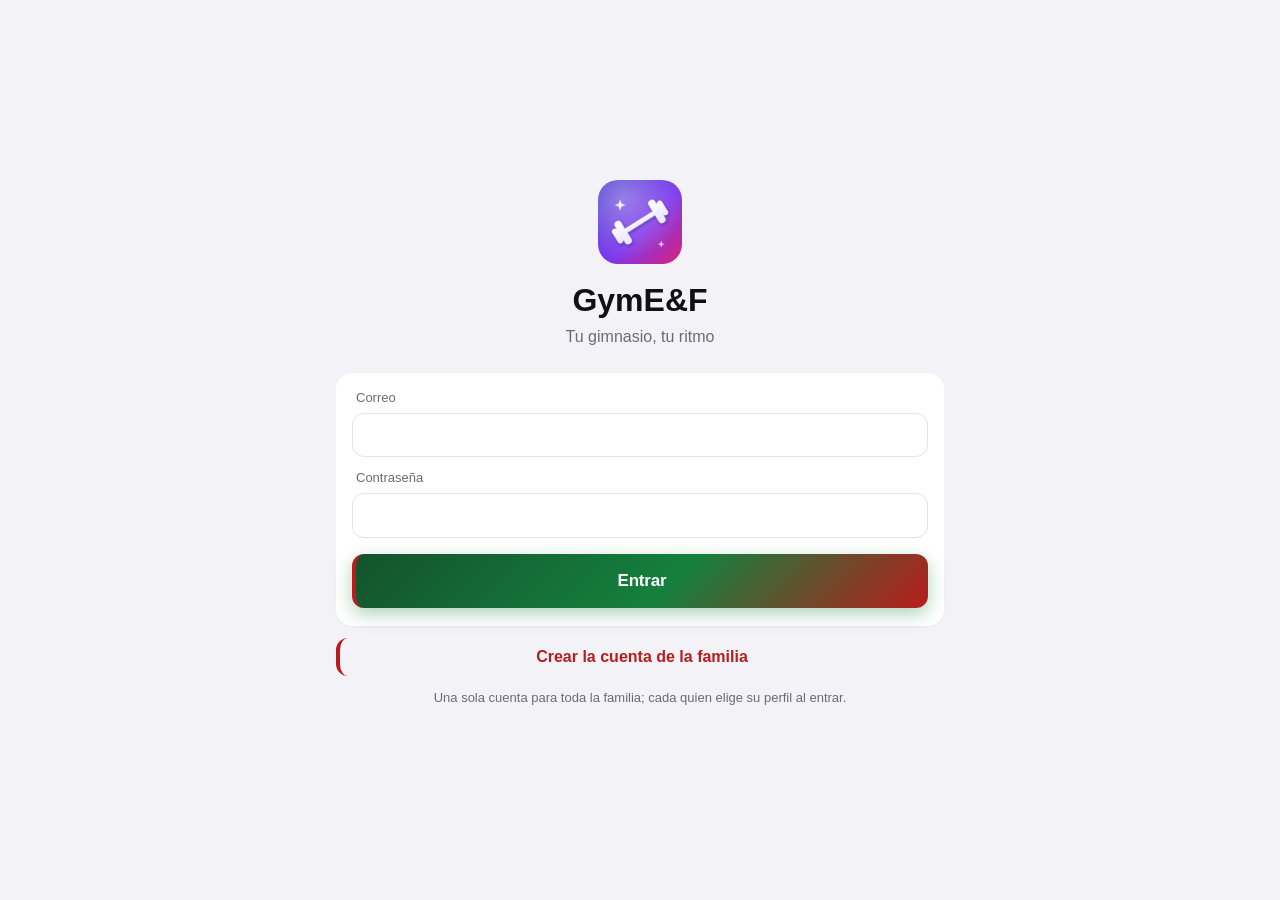
<file: web/index.html>
<!doctype html>
<html lang="es">
<head>
  <meta charset="utf-8" />
  <meta name="viewport" content="width=device-width, initial-scale=1, viewport-fit=cover" />
  <title>GymE&amp;F</title>
  <meta name="description" content="Rutinas, entrenamientos y progreso de GymE&F." />
  <!-- Un solo color para las barras del navegador, según el modo del perfil (no el del teléfono). -->
  <meta name="theme-color" content="#000000" />
  <meta name="color-scheme" content="light dark" />
  <meta name="apple-mobile-web-app-capable" content="yes" />
  <meta name="mobile-web-app-capable" content="yes" />
  <meta name="apple-mobile-web-app-status-bar-style" content="default" />
  <meta name="apple-mobile-web-app-title" content="GymE&amp;F" />
  <link rel="apple-touch-icon" href="icons/icon-180.png" />
  <link rel="icon" href="icons/icon-192.png" />
  <link rel="manifest" href="manifest.webmanifest" />
  <link rel="stylesheet" href="styles.css" />
  <script>
    // Modo claro/oscuro antes de pintar, para no ver un parpadeo (src/theme.js lo completa después).
    try {
      var a = JSON.parse(localStorage.getItem('gymef.appearance')) || {};
      var dark = a.mode === 'dark' || (a.mode !== 'light' && matchMedia('(prefers-color-scheme: dark)').matches);
      document.documentElement.dataset.mode = dark ? 'dark' : 'light';
      document.documentElement.style.colorScheme = dark ? 'dark' : 'light';
      document.querySelector('meta[name="theme-color"]').content = dark ? '#000000' : '#f2f2f7';
      if (a.text) document.documentElement.dataset.text = a.text;
    } catch (e) {}
    // El letrero obligatorio del plan gratis de Netlify va en su propia franja, sin tapar botones.
    if (/\.netlify\.app$/.test(location.hostname)) document.documentElement.classList.add('host-badge');
  </script>
  <script src="config.js"></script>
  <script src="vendor/supabase.js"></script>
  <script type="module" src="src/main.js"></script>
</head>
<body>
  <div id="app"></div>
  <noscript>GymE&amp;F necesita JavaScript.</noscript>
</body>
</html>
</file>
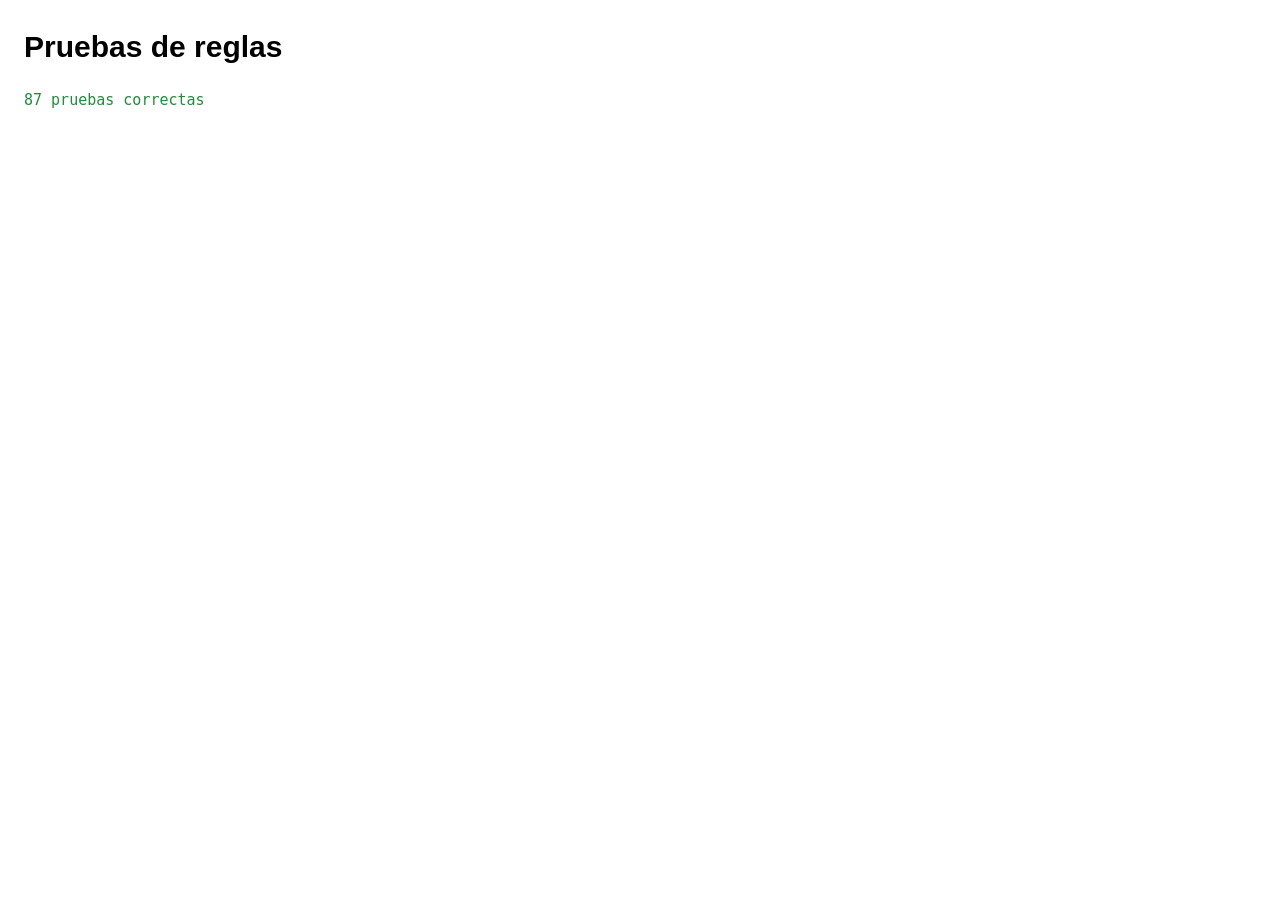
<file: web/tests/index.html>
<!doctype html>
<html lang="es">
<head>
  <meta charset="utf-8" />
  <meta name="viewport" content="width=device-width, initial-scale=1" />
  <title>Pruebas GymE&amp;F</title>
  <style>body { font: 15px/1.5 -apple-system, sans-serif; margin: 24px; } .ok { color: #248a3d; } .fail { color: #d70015; }</style>
</head>
<body>
  <h1>Pruebas de reglas</h1>
  <pre id="out">Ejecutando…</pre>
  <script type="module">
    import { run } from './domain.test.js';
    const { tests, failures } = run();
    const out = document.getElementById('out');
    out.className = failures.length ? 'fail' : 'ok';
    out.textContent = failures.length ? `${failures.length} de ${tests} fallaron:\n${failures.join('\n')}` : `${tests} pruebas correctas`;
  </script>
</body>
</html>
</file>
<file: web/styles.css>
:root {
  --bg: #f2f2f7;
  --card: #ffffff;
  --card-2: #f5f5fa;
  --text: #111114;
  --muted: #6b6b76;
  --line: #e3e3ea;
  --accent: #5856d6;
  --accent-soft: rgba(88, 86, 214, 0.09);
  --accent-text: #ffffff;
  --hero: linear-gradient(135deg, #4f46e5 0%, #7c3aed 55%, #c026d3 100%);
  --hero-glow: #7c3aed;
  --badge-lane: 0px;
  --danger: #d70015;
  --ok: #248a3d;
  --radius: 16px;
  --shadow: 0 1px 2px rgba(0, 0, 0, 0.04);
  color-scheme: light;
}
/* Modo oscuro: lo decide src/theme.js (automático, claro u oscuro por perfil). */
:root[data-mode="dark"] {
  --bg: #000000;
  --card: #1c1c1e;
  --card-2: #2c2c2e;
  --text: #f5f5f7;
  --muted: #98989f;
  --line: #38383a;
  --danger: #ff453a;
  --ok: #30d158;
  --shadow: none;
  color-scheme: dark;
}
/* Letra grande: toda la interfaz un 15 % más grande (pensado para quien ve menos). */
:root[data-text="large"] body { zoom: 1.15; }
:root[data-text="large"][data-mode="light"] { --muted: #4f4f58; }

/* touch-action: sin zoom al tocar dos veces (p. ej. +/− seguidos); pellizcar para ampliar sigue funcionando. */
* { box-sizing: border-box; -webkit-tap-highlight-color: transparent; touch-action: manipulation; }
html, body { margin: 0; background-color: var(--bg); color: var(--text); }
body {
  font: 16px/1.4 -apple-system, BlinkMacSystemFont, "SF Pro Text", "Segoe UI", Roboto, sans-serif;
  -webkit-font-smoothing: antialiased;
  overscroll-behavior-y: none;
}
button, input, select, textarea { font: inherit; color: inherit; }
a { color: var(--accent); text-decoration: none; }

#app { max-width: 640px; margin: 0 auto; min-height: 100vh; min-height: 100dvh; }

/* ---------- Estructura ---------- */
.page { padding: 0 16px calc(96px + env(safe-area-inset-bottom)); }
.page.with-dock { padding-bottom: calc(220px + env(safe-area-inset-bottom)); }
.topbar {
  position: sticky; top: 0; z-index: 20;
  display: flex; align-items: center; gap: 8px;
  margin: 0 -16px; padding: calc(10px + env(safe-area-inset-top)) 16px 10px;
  /* Opaco a propósito: Safari toma este color para su barra superior (si es translúcido usa el modo del teléfono). */
  background: var(--bg);
}
.topbar h1 { flex: 1; margin: 0; font-size: 17px; font-weight: 600; text-align: center; white-space: nowrap; overflow: hidden; text-overflow: ellipsis; }
.topbar .side { min-width: 72px; display: flex; }
.topbar .side.right { justify-content: flex-end; }
.large-title { font-size: 32px; font-weight: 700; margin: 4px 0 12px; letter-spacing: -0.02em; }
.back { background: none; border: 0; color: var(--accent); padding: 6px 0; font-size: 17px; cursor: pointer; display: flex; align-items: center; gap: 2px; }

.section-title { margin: 22px 4px 8px; font-size: 13px; font-weight: 600; text-transform: uppercase; letter-spacing: 0.04em; color: var(--muted); }
.card { background: var(--card); border-radius: var(--radius); padding: 16px; box-shadow: var(--shadow); }
.card + .card { margin-top: 12px; }
.card.accent { background: var(--accent-soft); }
.list { background: var(--card); border-radius: var(--radius); overflow: hidden; box-shadow: var(--shadow); }
.row {
  display: flex; align-items: center; gap: 12px; width: 100%;
  padding: 12px 16px; min-height: 52px; background: none; border: 0; text-align: left; cursor: pointer; color: var(--text);
}
.row + .row { border-top: 0.5px solid var(--line); }
.row .grow { flex: 1; min-width: 0; }
.row .title { font-weight: 500; }
.row .sub { font-size: 13px; color: var(--muted); margin-top: 2px; }
.row .chev { color: var(--muted); opacity: 0.6; }
.row .icon { width: 30px; height: 30px; border-radius: 8px; display: grid; place-items: center; background: var(--accent-soft); color: var(--accent); flex: none; font-size: 16px; }
.row.static { cursor: default; }
.muted { color: var(--muted); }
.small { font-size: 13px; }
.caps { font-size: 12px; font-weight: 600; letter-spacing: 0.05em; text-transform: uppercase; color: var(--muted); }
.big { font-size: 28px; font-weight: 700; letter-spacing: -0.01em; margin: 2px 0; }
.stack > * + * { margin-top: 12px; }
.hstack { display: flex; gap: 8px; align-items: center; }
.hstack.wrap { flex-wrap: wrap; }
.spacer { flex: 1; }
.center { text-align: center; }
.empty { text-align: center; color: var(--muted); padding: 28px 12px; }
.badge { display: inline-block; font-size: 12px; font-weight: 600; padding: 2px 8px; border-radius: 99px; background: var(--card-2); color: var(--muted); }
.badge.on { background: var(--accent-soft); color: var(--accent); }

/* ---------- Botones ---------- */
.btn {
  display: inline-flex; align-items: center; justify-content: center; gap: 6px;
  min-height: 44px; padding: 10px 16px; border-radius: 12px; border: 0; cursor: pointer;
  font-weight: 600; background: var(--card-2); color: var(--accent);
}
.btn.block { width: 100%; }
.btn.primary { background: var(--accent); color: var(--accent-text); }
.btn.danger { color: var(--danger); }
.btn.plain { background: none; padding: 8px 4px; min-height: 36px; }
.btn.big { min-height: 54px; font-size: 17px; }
.btn:disabled { opacity: 0.4; cursor: default; }
.btn:active:not(:disabled) { transform: scale(0.98); }
.icon-btn { background: none; border: 0; color: var(--accent); font-size: 22px; min-width: 44px; min-height: 44px; cursor: pointer; display: grid; place-items: center; }
.icon-btn:disabled { opacity: 0.3; }

/* ---------- Formularios ---------- */
.field { display: block; }
.field + .field { margin-top: 12px; }
.field > span { display: block; font-size: 13px; color: var(--muted); margin: 0 4px 6px; }
.input, select.input, textarea.input {
  width: 100%; min-height: 44px; padding: 10px 12px; border-radius: 12px;
  border: 1px solid var(--line); background: var(--card); outline: none; font-size: 16px;
}
.input:focus { border-color: var(--accent); }
textarea.input { min-height: 80px; resize: vertical; }
.check { display: flex; align-items: center; gap: 10px; min-height: 44px; }
.check input { width: 22px; height: 22px; accent-color: var(--accent); }
.grid2 { display: grid; grid-template-columns: 1fr 1fr; gap: 10px; }

/* Si no caben (letra o zoom grandes), pasan a otra fila en vez de esconderse a un lado. */
.segmented { display: flex; flex-wrap: wrap; background: var(--card-2); border-radius: 10px; padding: 2px; gap: 2px; }
.segmented button { flex: 1; border: 0; background: none; padding: 7px 6px; border-radius: 8px; font-size: 14px; font-weight: 500; cursor: pointer; white-space: nowrap; color: var(--text); }
.segmented button.on { background: var(--card); box-shadow: 0 1px 3px rgba(0, 0, 0, 0.12); }

.stepper { display: flex; align-items: center; gap: 10px; }
.stepper .input { text-align: center; font-size: 26px; font-weight: 600; font-variant-numeric: tabular-nums; min-height: 56px; background: var(--card-2); border-color: transparent; }
.stepper .step { flex: none; width: 56px; height: 56px; border-radius: 14px; border: 0; background: var(--accent-soft); color: var(--accent); font-size: 26px; font-weight: 600; cursor: pointer; }

/* ---------- Barra inferior ---------- */
.tabbar {
  position: fixed; left: 0; right: 0; bottom: 0; z-index: 30;
  display: flex; justify-content: center;
  background: var(--card); /* opaco: Safari pinta su barra inferior con este color */
  border-top: 0.5px solid var(--line);
  padding-bottom: env(safe-area-inset-bottom);
}
.tabbar nav { display: flex; width: 100%; max-width: 640px; }
.tabbar a { flex: 1; display: flex; flex-direction: column; align-items: center; gap: 2px; padding: 8px 0 6px; font-size: 11px; color: var(--muted); }
.tabbar a .ti { font-size: 21px; line-height: 1; }
.tabbar a.on { color: var(--accent); }

.dock {
  position: fixed; left: 0; right: 0; bottom: 0; z-index: 30;
  background: var(--card);
  border-top: 0.5px solid var(--line);
  padding: 10px 16px calc(10px + env(safe-area-inset-bottom));
}
.dock-inner { max-width: 608px; margin: 0 auto; }
.dock-inner > * + * { margin-top: 8px; }

/* ---------- Temporizador ---------- */
.timer { background: var(--card-2); border-radius: 14px; padding: 8px 10px; display: flex; align-items: center; gap: 8px; }
.timer .time { font-size: 24px; font-weight: 700; font-variant-numeric: tabular-nums; min-width: 78px; line-height: 1.1; }
.timer.done .time { color: var(--ok); font-size: 16px; }
.timer:not(.idle) { display: block; }
.timer-row { display: flex; align-items: center; gap: 8px; }
.timer .btn { white-space: nowrap; padding-left: 9px; padding-right: 9px; }
.timer-text { display: flex; flex-direction: column; min-width: 0; }
.timer-kicker { font-size: 11px; font-weight: 700; letter-spacing: 0.05em; text-transform: uppercase; color: var(--muted); }
/* «Luego: …» en su propia línea, debajo, para que el nombre de lo que sigue quepa completo. */
.timer-next { margin-top: 2px; padding-left: 26px; font-size: 13px; color: var(--muted); white-space: nowrap; overflow: hidden; text-overflow: ellipsis; }
.timer-next b { color: var(--text); font-weight: 600; }
/* Dónde vas en el entrenamiento: un botón por ejercicio y el que sigue. */
.steps { display: flex; gap: 6px; overflow-x: auto; padding: 2px 2px 6px; scrollbar-width: none; }
.steps::-webkit-scrollbar { display: none; }
.step-dot { flex: none; min-width: 34px; height: 34px; padding: 0 8px; border-radius: 99px; border: 0; background: var(--card-2); color: var(--muted); font-weight: 700; font-size: 14px; cursor: pointer; }
.step-dot.partial { box-shadow: inset 0 0 0 2px var(--accent); color: var(--text); }
.step-dot.done { background: var(--ok); color: #fff; }
.step-dot.on { background: var(--accent); color: #fff; box-shadow: 0 0 0 3px rgba(127, 127, 255, 0.28); }
.where { display: flex; align-items: center; gap: 4px; width: 100%; margin: 0 0 10px; padding: 2px 4px; border: 0; background: none; color: var(--muted); font-size: 14px; text-align: left; cursor: pointer; }
.where b { color: var(--text); font-weight: 600; }
.where .chev { margin-left: auto; }
.today-sets { display: inline-flex; align-items: center; gap: 6px; text-transform: none; letter-spacing: 0; font-weight: 500; }
.today-sets b { color: var(--text); font-size: 15px; min-width: 14px; text-align: center; }
.mini-step { width: 30px; height: 30px; border-radius: 99px; border: 0; background: var(--card-2); color: var(--text); font-size: 18px; font-weight: 700; line-height: 1; cursor: pointer; }
.mini-step:disabled { opacity: 0.35; cursor: default; }
.badge.now { background: var(--accent); color: #fff; }
/* Biseries y triseries: ejercicios seguidos, sin descanso entre ellos */
.block { border-left: 4px solid var(--accent); background: color-mix(in srgb, var(--accent) 7%, transparent); }
.list > .block + .row, .list > .row + .block, .list > .block + .block { border-top: 0.5px solid var(--line); }
.block-head { display: flex; align-items: center; gap: 8px; padding: 8px 12px 0 14px; font-size: 13px; color: var(--muted); }
.block-head b { color: var(--accent); text-transform: uppercase; letter-spacing: 0.05em; font-size: 12px; }
.block-head .btn { min-height: 30px; padding: 4px 8px; font-size: 14px; }
.block-tag { display: inline-flex; align-items: center; gap: 6px; font-size: 13px; color: var(--muted); }
.block-tag b { color: var(--accent); text-transform: uppercase; letter-spacing: 0.05em; font-size: 12px; }
.step-group { display: inline-flex; gap: 3px; padding: 0 3px; border-radius: 99px; background: color-mix(in srgb, var(--accent) 16%, transparent); flex: none; }
/* Membresía del gimnasio */
.membership { text-align: center; }
.membership-days { font-size: 30px; font-weight: 800; letter-spacing: -0.02em; margin: 2px 0; }
.membership.soon .membership-days { color: var(--warn, #ff9f0a); }
.membership.late .membership-days { color: var(--danger); }
/* Teclado propio de la app, como calculadora (sin el teclado del teléfono) */
.stepper-value { cursor: pointer; display: grid; place-items: center; color: var(--text); }
.calc-display { background: var(--card-2); border-radius: 14px; padding: 10px 14px; text-align: right; min-height: 82px; display: flex; flex-direction: column; justify-content: flex-end; }
.calc-expr { font-size: 15px; color: var(--muted); white-space: nowrap; overflow-x: auto; scrollbar-width: none; }
.calc-value { font-size: 40px; font-weight: 800; font-variant-numeric: tabular-nums; letter-spacing: -0.02em; line-height: 1.1; }
.calc-value.fresh { color: var(--muted); }
.calc-value small { font-size: 18px; font-weight: 600; color: var(--muted); margin-left: 6px; }
.calc-plates { display: flex; align-items: center; gap: 6px; overflow-x: auto; padding: 10px 0 2px; scrollbar-width: none; }
.calc-plates::-webkit-scrollbar, .calc-expr::-webkit-scrollbar { display: none; }
.calc-plates > span { flex: none; margin-right: 2px; }
.calc-plates .chip { flex: none; font-weight: 700; font-size: 15px; padding: 8px 12px; }
.keys { display: grid; grid-template-columns: repeat(4, 1fr); gap: 8px; margin-top: 10px; }
.key { min-height: 54px; border: 0; border-radius: 14px; background: var(--card-2); color: var(--text); font-size: 24px; font-weight: 600; cursor: pointer; font-variant-numeric: tabular-nums; }
.key.op { background: color-mix(in srgb, var(--accent) 16%, var(--card-2)); color: var(--accent); }
.key:disabled { visibility: hidden; }
.key:active { transform: scale(0.96); }
.timer .btn { min-height: 36px; padding: 6px 10px; font-size: 14px; }

/* ---------- Hojas y diálogos ---------- */
.backdrop { position: fixed; inset: 0; z-index: 50; background: rgba(0, 0, 0, 0.4); display: flex; align-items: flex-end; justify-content: center; animation: fade 0.15s ease-out;
  /* Hueco superior: nunca bajo la barra de estado. Algunos Android (letra o zoom grandes) inflan vh/dvh,
     por eso la hoja se limita con un porcentaje del área visible y no con unidades de pantalla. */
  padding-top: max(calc(env(safe-area-inset-top) + 44px), 8vh); }
.sheet {
  width: 100%; max-width: 640px; max-height: 100%; overflow: auto;
  background: var(--bg); border-radius: 18px 18px 0 0; padding: 0 16px calc(20px + env(safe-area-inset-bottom));
  animation: up 0.2s ease-out;
}
.sheet-head { position: sticky; top: 0; z-index: 2; display: flex; align-items: center; gap: 8px; padding: 14px 0 10px; background: var(--bg); }
.sheet-head h2 { flex: 1; margin: 0; font-size: 17px; text-align: center; }
.sheet-head .side { min-width: 72px; display: flex; }
.sheet-head .side.right { justify-content: flex-end; }
.dialog-wrap { align-items: center; padding: 24px; }
.dialog { width: 100%; max-width: 340px; background: var(--card); border-radius: 18px; padding: 20px; animation: pop 0.15s ease-out; }
.dialog h3 { margin: 0 0 6px; font-size: 17px; text-align: center; }
.dialog p { margin: 0 0 14px; color: var(--muted); text-align: center; font-size: 14px; }
.dialog .actions { display: flex; flex-direction: column; gap: 8px; margin-top: 14px; }
.toast, .update-banner {
  position: fixed; left: 50%; transform: translateX(-50%); top: calc(10px + env(safe-area-inset-top)); z-index: 60;
  display: flex; align-items: center; gap: 12px; width: max-content; max-width: calc(100% - 32px);
  background: rgba(30, 30, 34, 0.96); color: #fff; padding: 10px 14px; border-radius: 14px; font-size: 14px;
  box-shadow: 0 6px 24px rgba(0, 0, 0, 0.25);
}
.update-banner { top: auto; bottom: calc(96px + env(safe-area-inset-bottom)); }
.toast-action { background: none; border: 0; color: #a5a3ff; font-weight: 700; font-size: 14px; padding: 4px 2px; cursor: pointer; white-space: nowrap; }
@keyframes fade { from { opacity: 0; } }
@keyframes up { from { transform: translateY(30px); opacity: 0.6; } }
@keyframes pop { from { transform: scale(0.96); opacity: 0; } }

/* ---------- Gráficas y estadísticas ---------- */
.stats { display: grid; grid-template-columns: 1fr 1fr; gap: 10px; }
.stat { background: var(--card); border-radius: 14px; padding: 12px 14px; box-shadow: var(--shadow); }
.stat .v { font-size: 22px; font-weight: 700; font-variant-numeric: tabular-nums; }
.stat .l { font-size: 13px; color: var(--muted); }
.chart { width: 100%; height: auto; display: block; }
.chart .grid { stroke: var(--line); stroke-width: 1; }
.chart .line { fill: none; stroke: var(--accent); stroke-width: 2.5; stroke-linejoin: round; stroke-linecap: round; }
.chart .dot { fill: var(--accent); }
.chart .lbl { fill: var(--muted); font-size: 11px; }

.suggest { border-left: 3px solid var(--accent); background: var(--accent-soft); border-radius: 10px; padding: 10px 12px; }
.suggest .k { font-size: 12px; font-weight: 700; letter-spacing: 0.04em; color: var(--accent); }
.pr { color: var(--accent); font-weight: 600; font-size: 14px; }
.ok { color: var(--ok); font-weight: 600; font-size: 14px; }

.photos { display: grid; grid-template-columns: repeat(3, 1fr); gap: 6px; }
.photos button { padding: 0; border: 0; background: var(--card-2); border-radius: 10px; overflow: hidden; aspect-ratio: 3 / 4; cursor: pointer; }
.photos img { width: 100%; height: 100%; object-fit: cover; display: block; }
.viewer img { width: 100%; border-radius: 12px; display: block; }

.sync { font-size: 12px; color: var(--muted); display: inline-flex; align-items: center; gap: 6px; }
.sync .dot { width: 8px; height: 8px; border-radius: 50%; background: var(--ok); }
.sync.syncing .dot { background: var(--accent); }
.sync.offline .dot, .sync.error .dot { background: #ff9f0a; }

.login { min-height: 100vh; min-height: 100dvh; display: flex; flex-direction: column; justify-content: center; padding: 24px 16px; }
.logo { width: 84px; height: 84px; border-radius: 20px; display: block; margin: 0 auto 14px; }
.avatar { width: 40px; height: 40px; border-radius: 50%; background: var(--accent); color: #fff; display: grid; place-items: center; font-weight: 700; flex: none; }

.visually-hidden { position: absolute; width: 1px; height: 1px; padding: 0; margin: -1px; overflow: hidden; clip: rect(0 0 0 0); border: 0; opacity: 0; }
label.btn { position: relative; }
.dropzone { border-radius: calc(var(--radius) + 4px); outline: 2px dashed transparent; outline-offset: 4px; transition: outline-color 0.15s; }
.dropzone.over { outline-color: var(--accent); }

.chart-readout { font-variant-numeric: tabular-nums; margin-bottom: 4px; }
.chart .dot.on { stroke: var(--card); stroke-width: 2; }
.chart .hit { fill: transparent; cursor: pointer; }
.timer.idle { padding: 6px 10px; }
.timer.idle .btn { min-height: 34px; padding: 4px 10px; }

.calendar { display: grid; grid-template-columns: repeat(7, 1fr); gap: 5px; }
.cal-head { font-size: 11px; color: var(--muted); text-align: center; }
.cal-day { height: 16px; border-radius: 5px; background: var(--card-2); }
.cal-day.on { background: var(--accent); }
.cal-day.today { outline: 2px solid var(--accent); outline-offset: -2px; }
.cal-day.future { opacity: 0.35; }

/* ================= Diseño renovado ================= */
.large-title, .big, .stat .v, .hero-title, .stepper .input, .timer .time, .ring-label {
  font-family: ui-rounded, "SF Pro Rounded", -apple-system, "Segoe UI", Roboto, sans-serif;
}
.ico { display: block; flex: none; }
.btn .ico { width: 18px; height: 18px; }
.btn.primary { background: var(--hero); box-shadow: 0 6px 18px color-mix(in srgb, var(--hero-glow) 35%, transparent); }
.btn.primary:disabled { box-shadow: none; }

/* Tarjeta destacada con el degradado del tema */
.hero {
  position: relative; overflow: hidden; color: #fff; background: var(--hero);
  border-radius: 22px; padding: 18px; box-shadow: 0 10px 30px color-mix(in srgb, var(--hero-glow) 30%, transparent);
}
.hero::after {
  content: ""; position: absolute; inset: auto -40px -60px auto; width: 180px; height: 180px; border-radius: 50%;
  background: radial-gradient(circle, rgba(255, 255, 255, 0.22), transparent 70%); pointer-events: none;
}
.hero .caps, .hero-kicker { color: rgba(255, 255, 255, 0.82); font-size: 12px; font-weight: 700; letter-spacing: 0.06em; text-transform: uppercase; }
.hero .big:not(.btn), .hero-title { color: #fff; font-size: 30px; font-weight: 800; letter-spacing: -0.02em; margin: 2px 0; }
.hero .muted, .hero-sub { color: rgba(255, 255, 255, 0.85); font-size: 14px; }
.hero .btn.primary { background: #fff; color: var(--hero-glow); box-shadow: 0 6px 18px rgba(0, 0, 0, 0.18); }
.hero .btn.plain { color: #fff; }
.hero .btn { position: relative; z-index: 1; }
.hero-deco { position: absolute; top: 12px; right: 14px; font-size: 30px; letter-spacing: 4px; opacity: 0.95; transform: rotate(8deg); }
.hero-emoji { font-size: 44px; line-height: 1; margin-bottom: 6px; animation: pop 0.4s ease-out; }
.hero.hstack { gap: 14px; }

/* Anillo de avance */
.ring { position: relative; flex: none; display: grid; place-items: center; }
.ring svg { position: absolute; inset: 0; }
.ring-track { fill: none; stroke: rgba(255, 255, 255, 0.25); stroke-width: 7; }
.ring-value { fill: none; stroke: #fff; stroke-width: 7; stroke-linecap: round; transition: stroke-dashoffset 0.5s ease; }
.ring-label { position: relative; font-weight: 800; font-size: 15px; }

/* Mosaicos de ícono de colores */
.row .icon.tile { background: var(--tint); color: #fff; font-size: 12px; font-weight: 700; }
.row .icon.tile.status { background: color-mix(in srgb, var(--tint) 18%, transparent); color: var(--tint); font-size: 11px; }
.row .icon.tile.status.partial { background: var(--tint); color: #fff; }

/* Chips de músculo y selección múltiple */
.chips { display: flex; gap: 8px; overflow-x: auto; padding: 10px 0 2px; scrollbar-width: none; }
.chips::-webkit-scrollbar { display: none; }
.chips.wrap { flex-wrap: wrap; overflow: visible; padding-top: 0; margin-bottom: 8px; }
.chip {
  flex: none; display: inline-flex; align-items: center; gap: 6px; border: 0; cursor: pointer;
  padding: 7px 12px; border-radius: 99px; background: var(--card); color: var(--text); font-size: 14px; font-weight: 600; box-shadow: var(--shadow);
}
.chip i { width: 8px; height: 8px; border-radius: 50%; background: var(--tint, var(--accent)); }
.chip.on { background: var(--tint, var(--accent)); color: #fff; }
.chip.on i { background: #fff; }
.pick { width: 26px; height: 26px; border-radius: 50%; border: 2px solid var(--line); display: grid; place-items: center; flex: none; }
.pick.on { background: var(--accent); border-color: var(--accent); color: #fff; }
.sheet-dock {
  position: sticky; bottom: calc(-20px - env(safe-area-inset-bottom)); margin: 16px -16px 0; padding: 12px 16px calc(12px + env(safe-area-inset-bottom));
  background: color-mix(in srgb, var(--bg) 92%, transparent); -webkit-backdrop-filter: blur(16px); backdrop-filter: blur(16px);
  border-top: 0.5px solid var(--line); display: flex; flex-direction: column; gap: 10px;
}

/* Opciones grandes (tipo de carga) y plantillas */
.choice-grid { display: grid; grid-template-columns: 1fr 1fr; gap: 8px; }
.choice { text-align: left; border: 2px solid transparent; background: var(--card-2); border-radius: 12px; padding: 10px; cursor: pointer; color: var(--text); }
.choice b { display: block; font-size: 14px; }
.choice span { display: block; font-size: 12px; color: var(--muted); margin-top: 2px; }
.choice.on { border-color: var(--accent); background: var(--accent-soft); }
.template-card {
  display: flex; gap: 12px; align-items: flex-start; width: 100%; text-align: left; cursor: pointer; color: var(--text);
  background: var(--card); border: 0; border-radius: 16px; padding: 14px; box-shadow: var(--shadow);
}
.template-card .grow { display: flex; flex-direction: column; gap: 3px; }
.template-icon { width: 40px; height: 40px; border-radius: 12px; display: grid; place-items: center; background: var(--hero); color: #fff; flex: none; }
.template-icon.plain { background: var(--card-2); color: var(--accent); }
.template-days { display: flex; flex-wrap: wrap; gap: 4px; margin-top: 4px; }

/* Temas */
.themes { display: grid; grid-template-columns: repeat(3, 1fr); gap: 8px; }
.theme-card {
  position: relative; overflow: hidden; border: 2px solid transparent; border-radius: 14px; padding: 10px 8px; cursor: pointer;
  background: var(--sw); color: #fff; text-align: left; min-height: 84px; padding-top: 32px; display: flex; flex-direction: column; justify-content: flex-end;
}
.theme-card b { font-size: 13px; }
.theme-card span:not(.theme-emoji) { font-size: 11px; opacity: 0.85; }
.theme-emoji { position: absolute; top: 6px; right: 8px; font-size: 20px; }
.theme-card.on { border-color: var(--text); box-shadow: 0 0 0 2px var(--bg) inset; }

/* Constancia */
.streak-flame { color: #ff9f0a; display: grid; place-items: center; width: 40px; height: 40px; border-radius: 12px; background: rgba(255, 159, 10, 0.15); flex: none; }

/* Barra de pestañas con íconos */
.tabbar a .ti { display: grid; place-items: center; height: 26px; }
.tabbar a.on .ti { transform: translateY(-1px); }

/* Cabecera del ejercicio en curso: discreta, con una línea del color del tema */
.exercise-head { position: relative; overflow: hidden; padding-top: 20px; }
.exercise-head::before { content: ""; position: absolute; inset: 0 0 auto 0; height: 5px; background: var(--hero); }

/* Confeti */
.confetti { position: fixed; inset: 0; pointer-events: none; z-index: 70; overflow: hidden; }
.confetti i { position: absolute; top: -12px; width: 8px; height: 14px; border-radius: 2px; animation: fall 2.6s cubic-bezier(.25,.6,.4,1) forwards; }
@keyframes fall { to { transform: translateY(105vh) rotate(var(--spin)); opacity: 0.9; } }

/* Franja para el letrero obligatorio de Netlify (plan gratis): las barras inferiores se elevan para no quedar debajo. */
html.host-badge { --badge-lane: 62px; }
html.host-badge .tabbar, html.host-badge .dock { padding-bottom: calc(var(--badge-lane) + env(safe-area-inset-bottom)); }
html.host-badge .dock { padding-bottom: calc(var(--badge-lane) + 4px + env(safe-area-inset-bottom)); }
html.host-badge .page { padding-bottom: calc(96px + var(--badge-lane) + env(safe-area-inset-bottom)); }
html.host-badge .page.with-dock { padding-bottom: calc(230px + var(--badge-lane) + env(safe-area-inset-bottom)); }
html.host-badge .update-banner { bottom: calc(100px + var(--badge-lane) + env(safe-area-inset-bottom)); }

/* Teléfonos estrechos (muchos Android miden 360 px): las pestañas caben sin desplazarse. */
@media (max-width: 374px) { .segmented button { font-size: 13px; } }
@media (prefers-reduced-motion: reduce) { .hero-emoji, .confetti i { animation: none; } }

/* Cumpleaños */
.birthday-card {
  display: flex; gap: 12px; align-items: center; margin-bottom: 12px; padding: 14px 16px; border-radius: 18px; color: #fff;
  background: linear-gradient(135deg, #f59e0b, #ec4899 55%, #8b5cf6); box-shadow: 0 8px 24px rgba(236, 72, 153, 0.3);
}
.birthday-card b { font-size: 17px; }
.birthday-cake { font-size: 40px; line-height: 1; animation: pop 0.5s ease-out; }
.birthday-soon { margin-bottom: 12px; color: var(--muted); }
.birthday-row .input { width: auto; min-height: 38px; padding: 6px 8px; font-size: 15px; }

/* Guías «¿Cómo se hace?» */
.link-btn { background: none; border: 0; padding: 6px 0 0; color: var(--muted); font-size: 13px; cursor: pointer; text-align: left; }
.link-btn b { color: var(--accent); font-weight: 600; }
.help-btn { flex: none; width: 28px; height: 28px; border-radius: 50%; border: 1.5px solid var(--line); background: none; color: var(--accent); font-weight: 700; cursor: pointer; }
.guide-steps { margin: 0; padding-left: 22px; }
.guide-steps li { margin: 0 0 8px; padding-left: 2px; }
.guide-steps li::marker { color: var(--accent); font-weight: 700; }
.guide-tips { background: var(--accent-soft); border-radius: 12px; padding: 10px 12px; font-size: 14px; }
.guide-tips div + div { margin-top: 6px; }
.home-hero > b, .home-hero > .caps, .home-hero > .big:not(.btn) { display: block; padding-right: 76px; }
.hero .btn:not(.primary):not(.plain) { background: rgba(255, 255, 255, 0.22); color: #fff; }
.row.static .icon-btn { min-width: 30px; font-size: 18px; }
.row.static { gap: 10px; }
.icon.tile { width: 30px; height: 30px; border-radius: 8px; display: grid; place-items: center; flex: none; background: var(--tint); color: #fff; font-size: 12px; font-weight: 700; }

/* Referencia de la última vez y conversión */
.prev-box { display: flex; gap: 10px; align-items: center; background: var(--card-2); border-radius: 12px; padding: 10px 12px; font-size: 15px; }
.prev-box.empty { color: var(--muted); }
.prev-box .btn { min-height: 38px; padding: 6px 14px; }
.prev-line { color: var(--accent); }
.conversion { font-size: 13px; color: var(--muted); text-align: center; margin-top: 6px; font-variant-numeric: tabular-nums; }
.calc-link { padding: 0; display: inline-flex; align-items: center; gap: 4px; color: var(--accent); font-weight: 600; }

/* Calculadora */
.big-input { font-size: 26px; font-weight: 700; text-align: center; min-height: 56px; font-variant-numeric: tabular-nums; }
.conversion-result { text-align: center; font-size: 28px; font-family: ui-rounded, -apple-system, sans-serif; min-height: 40px; }
.plates-result { background: var(--card-2); border-radius: 12px; padding: 12px; }
.plates { display: flex; flex-wrap: wrap; gap: 8px; margin-top: 8px; align-items: flex-end; }
.plate { display: grid; place-items: center; min-width: 56px; height: var(--h); padding: 0 10px; border-radius: 8px; background: var(--hero); color: #fff; font-weight: 700; font-size: 14px; }
.card .chip:not(.on) { background: var(--card-2); }

/* Avisos y tipo de carga */
.notice { display: flex; align-items: center; gap: 12px; width: 100%; text-align: left; border: 0; cursor: pointer; color: var(--text);
  background: var(--accent-soft); border-radius: 14px; padding: 12px 14px; margin-bottom: 12px; }
.notice .spacer { display: flex; flex-direction: column; gap: 2px; }
.notice-icon { font-size: 22px; }
.chip.suggested { box-shadow: inset 0 0 0 2px var(--accent); color: var(--accent); }

/* Inicio: meta semanal y peso corporal */
.duo { display: grid; grid-template-columns: 1fr 1fr; gap: 10px; }
.mini-card { display: flex; flex-direction: column; align-items: flex-start; gap: 4px; text-align: left; border: 0; cursor: pointer; color: var(--text);
  background: var(--card); border-radius: 16px; padding: 12px; box-shadow: var(--shadow); min-height: 120px; }
.mini-card b { font-size: 16px; }
.mini-card .ring { margin-bottom: 4px; }
.mini-card .ring-track { stroke: var(--card-2); }
.mini-card .ring-value { stroke: var(--accent); }
.ring-small { font-size: 12px; color: var(--text); }
.mini-icon { width: 36px; height: 36px; border-radius: 10px; display: grid; place-items: center; background: var(--accent-soft); color: var(--accent); margin-bottom: 4px; }
.mini-icon.pink { background: rgba(255, 55, 95, 0.15); color: #ff375f; }
.small-avatar { width: 30px; height: 30px; font-size: 13px; background: var(--hero); }
.week-line { margin-top: 10px; font-size: 14px; color: var(--muted); text-align: center; }

/* Imagen del ejercicio */
.visual { position: relative; aspect-ratio: 3 / 2; border-radius: 16px; overflow: hidden; background: #fff; display: grid; place-items: center; }
.visual img, .visual video { width: 100%; height: 100%; object-fit: contain; display: block; background: #fff; }
.visual.frames img { position: absolute; inset: 0; opacity: 0; transition: opacity 0.35s ease; }
.visual.frames img.on { opacity: 1; }
.visual.compact { flex: none; width: 92px; aspect-ratio: 3 / 2; padding: 0; border: 0; cursor: pointer; border-radius: 12px; }
.visual.compact img { position: absolute; inset: 0; opacity: 0; transition: opacity 0.35s ease; object-fit: cover; }
.visual.compact img.on, .visual.compact img:only-child { opacity: 1; }
.visual.compact video { object-fit: cover; }
.visual-empty, .visual-loading { color: #8e8e93; font-size: 14px; text-align: center; }
.visual-actions { margin-top: 10px; flex-wrap: wrap; }
.visual-actions .btn { min-height: 40px; }

/* Guía: músculos, cuidados y variaciones */
.muscle-secondary { background: var(--card-2); color: var(--text); }
.safety-list { margin: 0; padding-left: 20px; }
.safety-list li { margin-bottom: 8px; }
.safety-list li::marker { color: var(--ok); }
.safety-list.general li::marker { color: var(--accent); }
.variation { align-items: flex-start; }
.variation .badge { margin-top: 4px; }
.variation-actions { margin-top: 6px; gap: 4px; }
.variation-actions .btn { min-height: 34px; padding: 4px 10px; font-size: 14px; }
.variation .visual.compact { width: 84px; }
</file>
